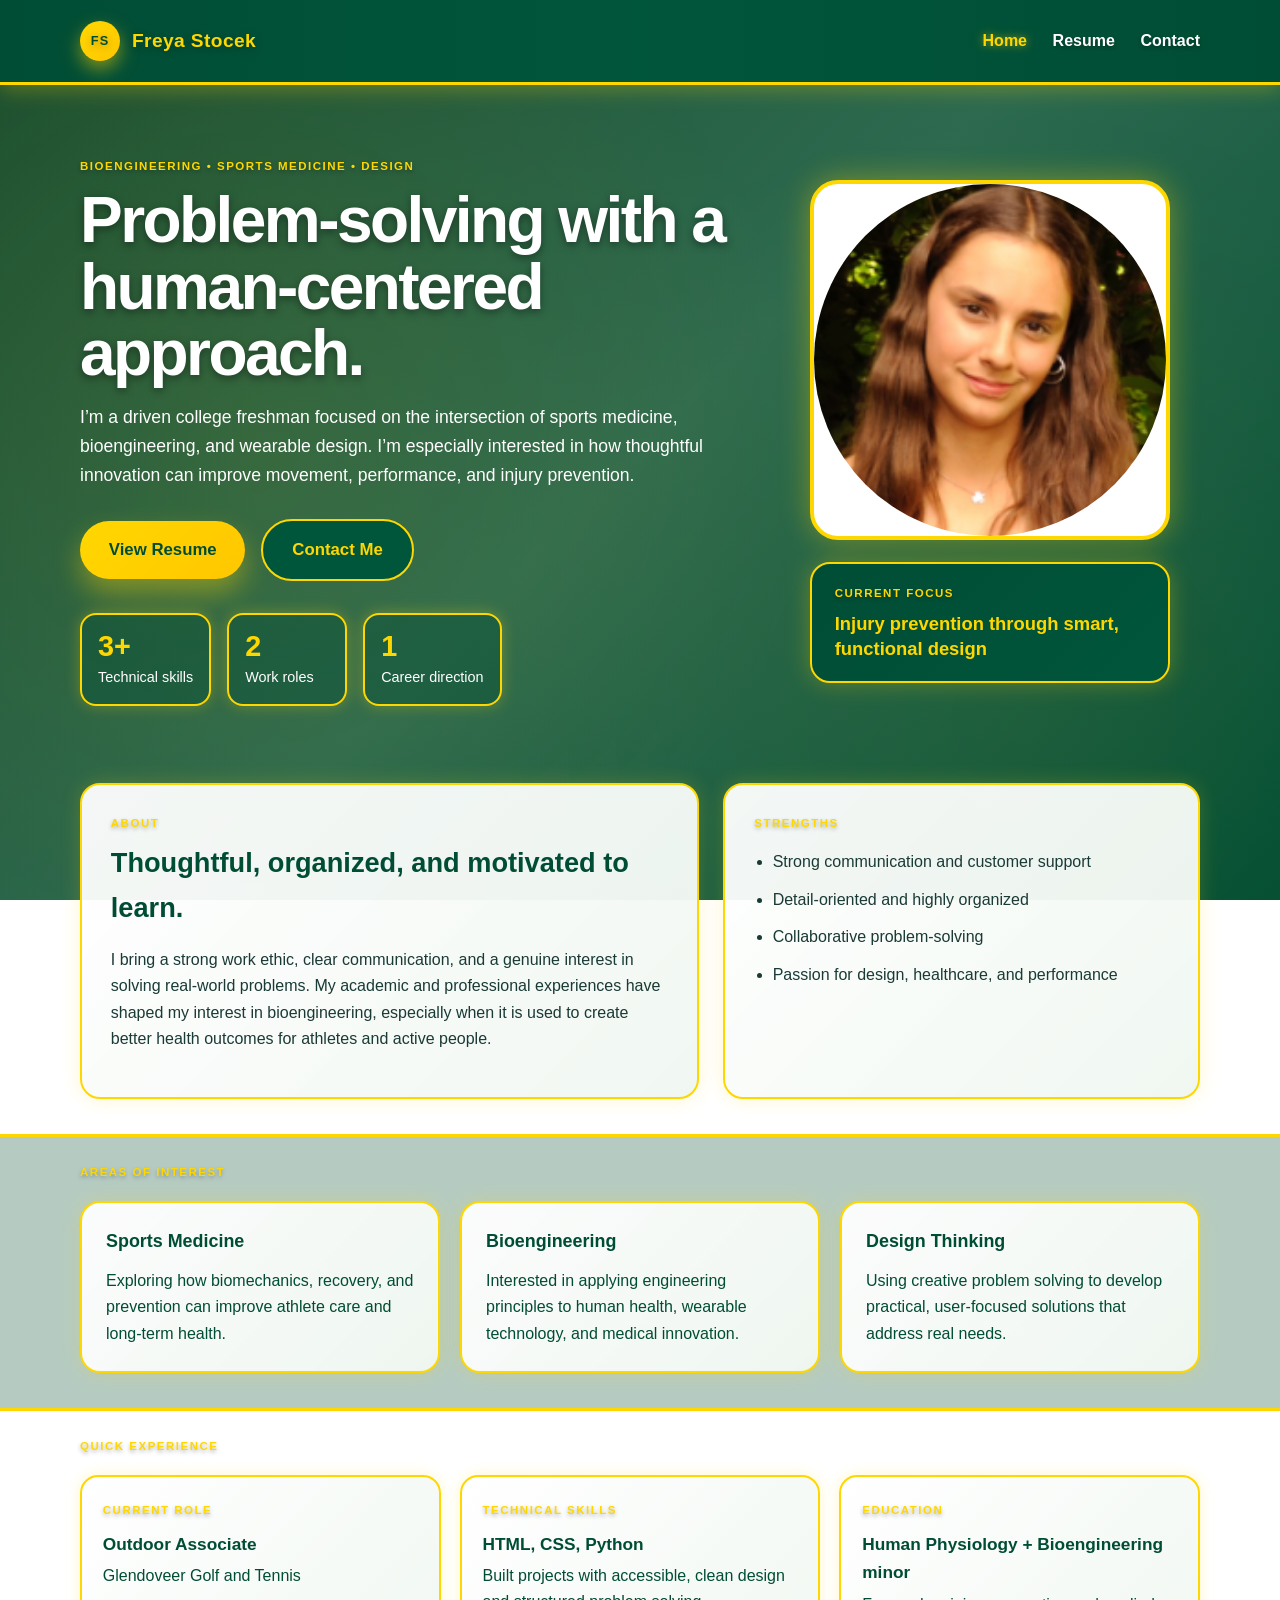
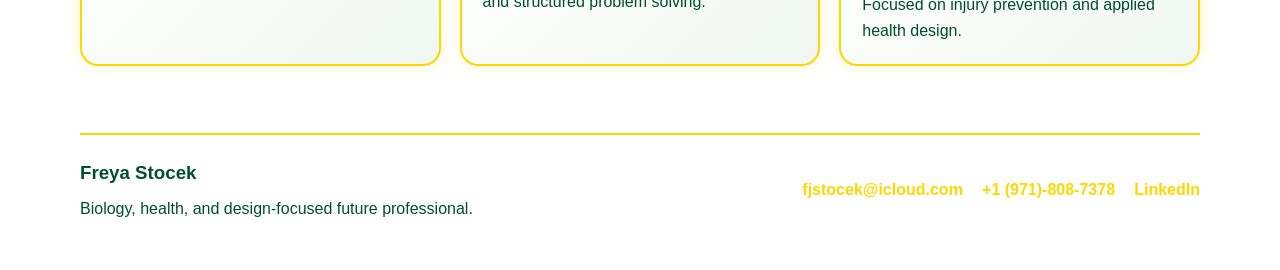
<file: index.html>
<!DOCTYPE html>
<html lang="en">
<head>
  <meta charset="UTF-8">
  <meta name="viewport" content="width=device-width, initial-scale=1.0">
  <title>Freya Stocek | Bioengineering & Sports Medicine</title>
  <link rel="stylesheet" href="styles.css">
</head>
<body class="home-page">
  <header class="site-header">
    <div class="container nav-bar">
      <div class="brand" aria-label="Freya Stocek home">
        <span class="brand-mark">FS</span>
        <span>Freya Stocek</span>
      </div>
      <nav class="main-nav" aria-label="Main navigation">
        <a href="index.html" class="active">Home</a>
        <a href="resume.html">Resume</a>
        <a href="#contact">Contact</a>
      </nav>
    </div>
  </header>

  <main>
    <section class="hero">
      <div class="container hero-grid">
        <div class="hero-copy">
          <p class="eyebrow">Bioengineering • Sports Medicine • Design</p>
          <h1>Problem-solving with a human-centered approach.</h1>
          <p class="lead">
            I’m a driven college freshman focused on the intersection of sports medicine,
            bioengineering, and wearable design. I’m especially interested in how thoughtful
            innovation can improve movement, performance, and injury prevention.
          </p>
          <div class="hero-actions">
            <a class="button primary" href="resume.html">View Resume</a>
            <a class="button secondary" href="#contact">Contact Me</a>
          </div>
          <ul class="mini-stats" aria-label="Key strengths">
            <li><strong>3+</strong><span>Technical skills</span></li>
            <li><strong>2</strong><span>Work roles</span></li>
            <li><strong>1</strong><span>Career direction</span></li>
          </ul>
        </div>

        <div class="hero-panel">
          <img src="profile.svg" alt="Portrait of Freya Stocek" class="profile-photo large">
          <div class="panel-card">
            <p class="panel-label">Current focus</p>
            <h2>Injury prevention through smart, functional design</h2>
          </div>
        </div>
      </div>
    </section>

    <section class="info-section">
      <div class="container two-column">
        <div class="intro-card">
          <p class="section-kicker">About</p>
          <h2>Thoughtful, organized, and motivated to learn.</h2>
          <p>
            I bring a strong work ethic, clear communication, and a genuine interest in solving real-world
            problems. My academic and professional experiences have shaped my interest in bioengineering,
            especially when it is used to create better health outcomes for athletes and active people.
          </p>
        </div>

        <div class="value-card">
          <p class="section-kicker">Strengths</p>
          <ul class="feature-list">
            <li>Strong communication and customer support</li>
            <li>Detail-oriented and highly organized</li>
            <li>Collaborative problem-solving</li>
            <li>Passion for design, healthcare, and performance</li>
          </ul>
        </div>
      </div>
    </section>

    <section class="info-section alt-bg">
      <div class="container">
        <p class="section-kicker">Areas of interest</p>
        <div class="card-grid">
          <article class="info-card">
            <h3>Sports Medicine</h3>
            <p>Exploring how biomechanics, recovery, and prevention can improve athlete care and long-term health.</p>
          </article>
          <article class="info-card">
            <h3>Bioengineering</h3>
            <p>Interested in applying engineering principles to human health, wearable technology, and medical innovation.</p>
          </article>
          <article class="info-card">
            <h3>Design Thinking</h3>
            <p>Using creative problem solving to develop practical, user-focused solutions that address real needs.</p>
          </article>
        </div>
      </div>
    </section>

    <section class="info-section">
      <div class="container">
        <p class="section-kicker">Quick experience</p>
        <div class="experience-strip">
          <div>
            <span class="tag">Current role</span>
            <h3>Outdoor Associate</h3>
            <p>Glendoveer Golf and Tennis</p>
          </div>
          <div>
            <span class="tag">Technical skills</span>
            <h3>HTML, CSS, Python</h3>
            <p>Built projects with accessible, clean design and structured problem solving.</p>
          </div>
          <div>
            <span class="tag">Education</span>
            <h3>Human Physiology + Bioengineering minor</h3>
            <p>Focused on injury prevention and applied health design.</p>
          </div>
        </div>
      </div>
    </section>
  </main>

  <footer id="contact" class="site-footer">
    <div class="container footer-wrap">
      <div>
        <h3>Freya Stocek</h3>
        <p>Biology, health, and design-focused future professional.</p>
      </div>
      <ul class="footer-links">
        <li><a href="mailto:fjstocek@icloud.com">fjstocek@icloud.com</a></li>
        <li><a href="tel:+19718087378">+1 (971)-808-7378</a></li>
        <li><a href="https://www.linkedin.com/in/freya-stocek-b63181377/" target="_blank" rel="noopener">LinkedIn</a></li>
      </ul>
    </div>
  </footer>
</body>
</html>
</file>
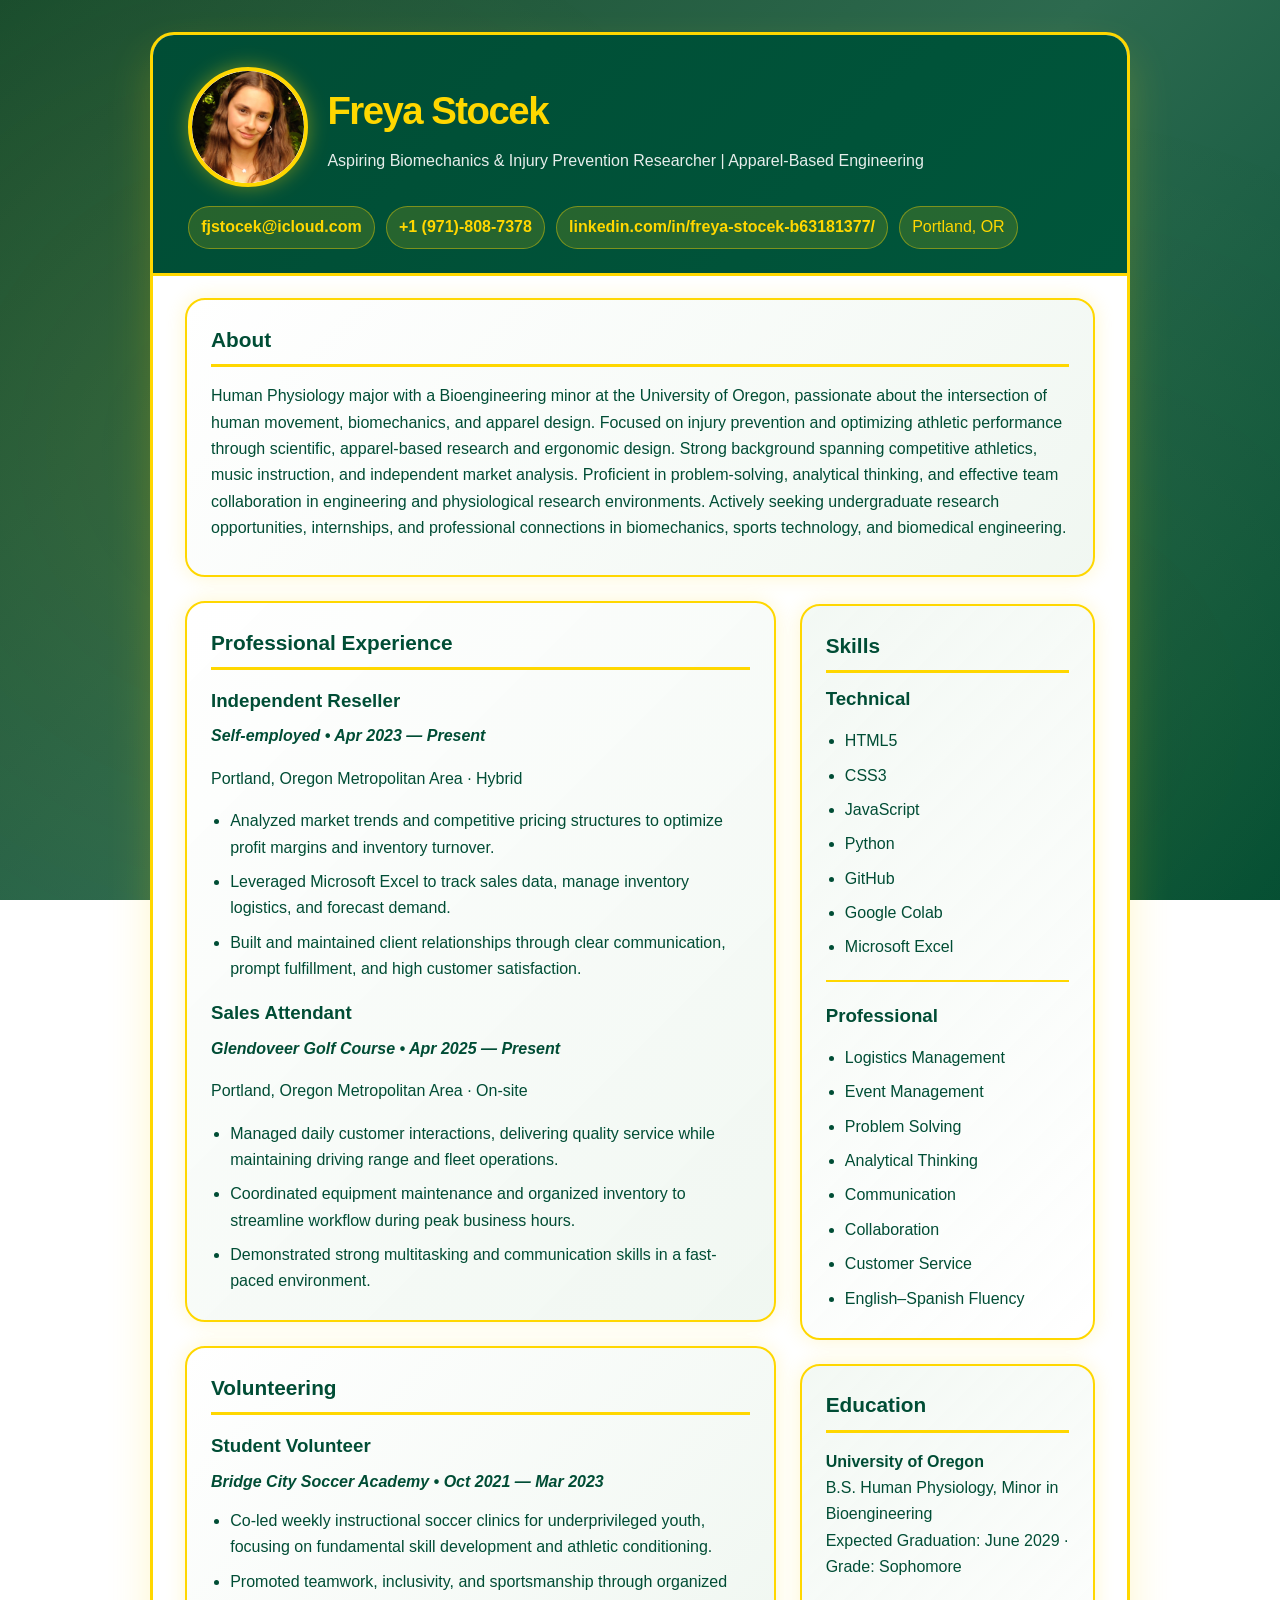
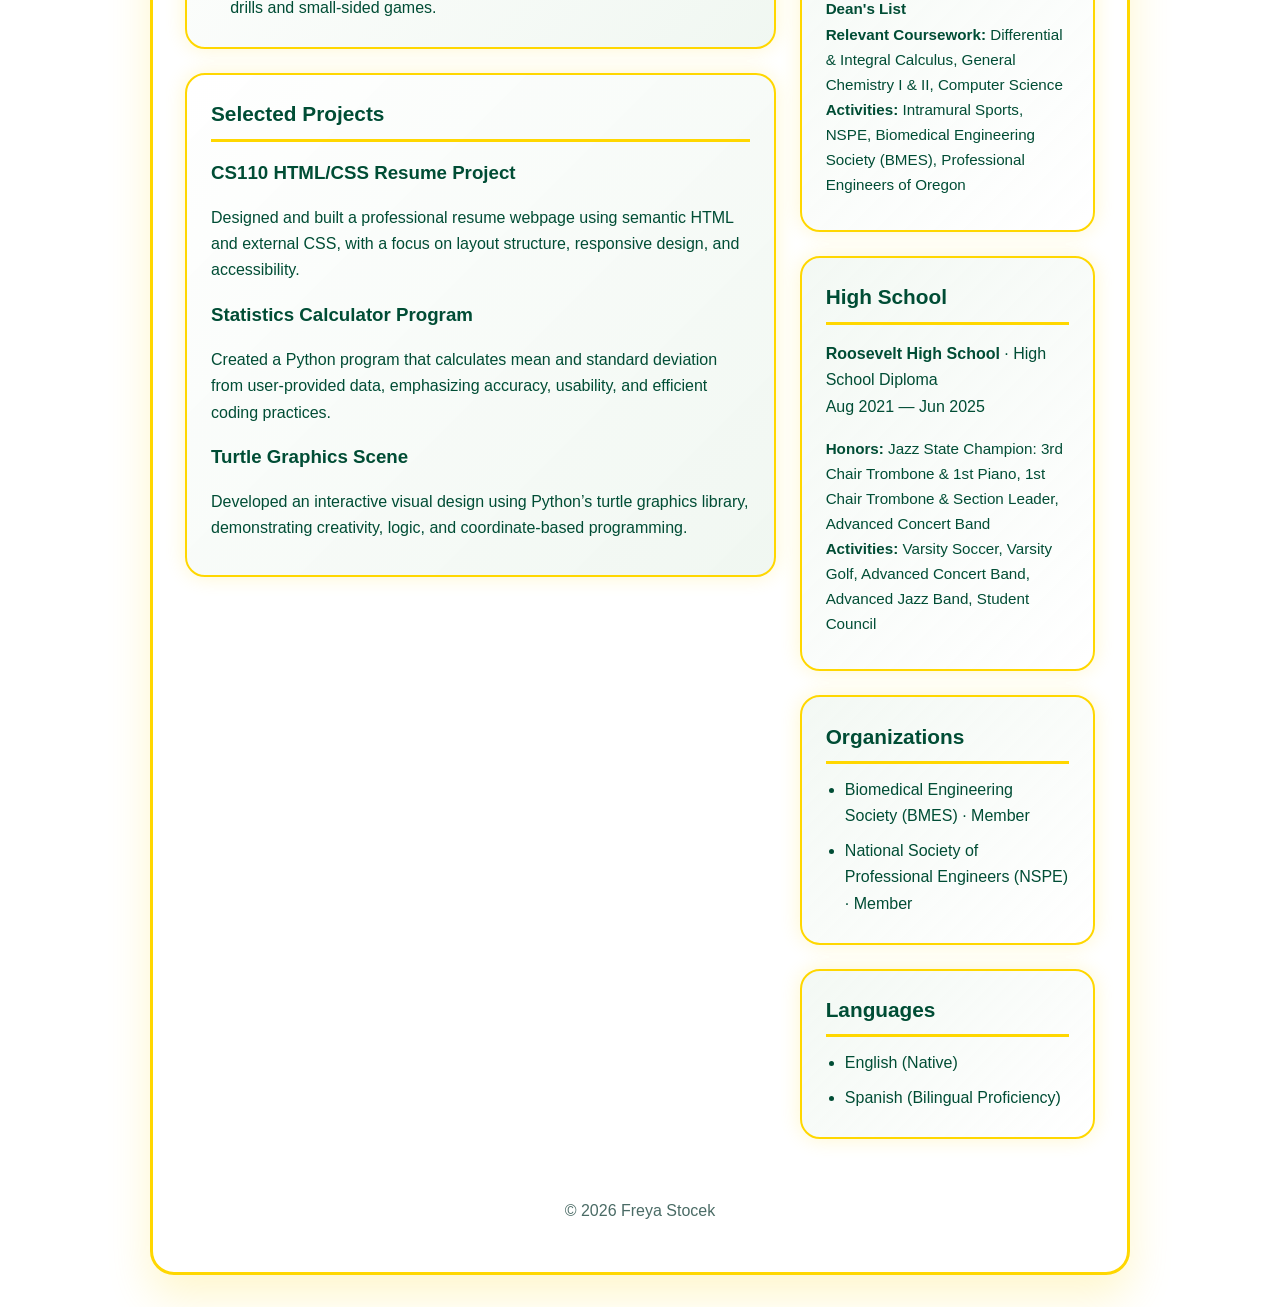
<file: resume.html>
<!DOCTYPE html>
<html lang="en">
<head>
  <meta charset="UTF-8">
  <meta name="viewport" content="width=device-width, initial-scale=1.0">
  <title>Resume | Freya Stocek</title>
  <link rel="stylesheet" href="styles.css">
</head>
<body class="resume-page">
  <div class="resume-shell">
    <header class="resume-header">
      <div class="resume-header-top">
        <img src="profile.svg" alt="Profile photo of Freya Stocek" class="profile-photo">
        <div class="resume-intro">
          <h1>Freya Stocek</h1>
          <p class="title-line">Aspiring Biomechanics & Injury Prevention Researcher | Apparel-Based Engineering</p>
        </div>
      </div>

      <ul class="contact-list">
        <li><a href="mailto:fjstocek@icloud.com">fjstocek@icloud.com</a></li>
        <li><a href="tel:+19718087378">+1 (971)-808-7378</a></li>
        <li><a href="https://www.linkedin.com/in/freya-stocek-b63181377/" target="_blank" rel="noopener">linkedin.com/in/freya-stocek-b63181377/</a></li>
        <li>Portland, OR</li>
      </ul>
    </header>

    <main class="resume-main">
      <section class="resume-section">
        <h2>About</h2>
        <p>
          Human Physiology major with a Bioengineering minor at the University of Oregon, passionate about the intersection of human movement, biomechanics, and apparel design. Focused on injury prevention and optimizing athletic performance through scientific, apparel-based research and ergonomic design. Strong background spanning competitive athletics, music instruction, and independent market analysis. Proficient in problem-solving, analytical thinking, and effective team collaboration in engineering and physiological research environments. Actively seeking undergraduate research opportunities, internships, and professional connections in biomechanics, sports technology, and biomedical engineering.
        </p>
      </section>

      <div class="resume-grid">
        <section>
          <article class="resume-section">
            <h2>Professional Experience</h2>

            <article class="job-block">
              <h3>Independent Reseller</h3>
              <p class="job-meta">Self-employed • Apr 2023 — Present</p>
              <p class="job-location">Portland, Oregon Metropolitan Area · Hybrid</p>
              <ul>
                <li>Analyzed market trends and competitive pricing structures to optimize profit margins and inventory turnover.</li>
                <li>Leveraged Microsoft Excel to track sales data, manage inventory logistics, and forecast demand.</li>
                <li>Built and maintained client relationships through clear communication, prompt fulfillment, and high customer satisfaction.</li>
              </ul>
            </article>

            <article class="job-block">
              <h3>Sales Attendant</h3>
              <p class="job-meta">Glendoveer Golf Course • Apr 2025 — Present</p>
              <p class="job-location">Portland, Oregon Metropolitan Area · On-site</p>
              <ul>
                <li>Managed daily customer interactions, delivering quality service while maintaining driving range and fleet operations.</li>
                <li>Coordinated equipment maintenance and organized inventory to streamline workflow during peak business hours.</li>
                <li>Demonstrated strong multitasking and communication skills in a fast-paced environment.</li>
              </ul>
            </article>
          </article>

          <article class="resume-section">            <h2>Volunteering</h2>
            <article class="job-block">
              <h3>Student Volunteer</h3>
              <p class="job-meta">Bridge City Soccer Academy • Oct 2021 — Mar 2023</p>
              <ul>
                <li>Co-led weekly instructional soccer clinics for underprivileged youth, focusing on fundamental skill development and athletic conditioning.</li>
                <li>Promoted teamwork, inclusivity, and sportsmanship through organized drills and small-sided games.</li>
              </ul>
            </article>
          </article>

          <article class="resume-section">            <h2>Selected Projects</h2>
            <article class="project-block">
              <h3>CS110 HTML/CSS Resume Project</h3>
              <p>Designed and built a professional resume webpage using semantic HTML and external CSS, with a focus on layout structure, responsive design, and accessibility.</p>
            </article>
            <article class="project-block">
              <h3>Statistics Calculator Program</h3>
              <p>Created a Python program that calculates mean and standard deviation from user-provided data, emphasizing accuracy, usability, and efficient coding practices.</p>
            </article>
            <article class="project-block">
              <h3>Turtle Graphics Scene</h3>
              <p>Developed an interactive visual design using Python’s turtle graphics library, demonstrating creativity, logic, and coordinate-based programming.</p>
            </article>
          </article>
        </section>

        <aside class="side-panel">
          <section class="resume-section">
            <h2>Skills</h2>
            <div class="skill-group">
              <h3>Technical</h3>
              <ul>
                <li>HTML5</li>
                <li>CSS3</li>
                <li>JavaScript</li>
                <li>Python</li>
                <li>GitHub</li>
                <li>Google Colab</li>
                <li>Microsoft Excel</li>
              </ul>
            </div>
            <div class="skill-group">
              <h3>Professional</h3>
              <ul>
                <li>Logistics Management</li>
                <li>Event Management</li>
                <li>Problem Solving</li>
                <li>Analytical Thinking</li>
                <li>Communication</li>
                <li>Collaboration</li>
                <li>Customer Service</li>
                <li>English–Spanish Fluency</li>
              </ul>
            </div>
          </section>

          <section class="resume-section">
            <h2>Education</h2>
            <p>
              <strong>University of Oregon</strong><br>
              B.S. Human Physiology, Minor in Bioengineering<br>
              Expected Graduation: June 2029 · Grade: Sophomore
            </p>
            <p style="margin-top: 8px; font-size: 0.95em;">
              <strong>Dean's List</strong><br>
              <strong>Relevant Coursework:</strong> Differential & Integral Calculus, General Chemistry I & II, Computer Science<br>
              <strong>Activities:</strong> Intramural Sports, NSPE, Biomedical Engineering Society (BMES), Professional Engineers of Oregon
            </p>
          </section>

          <section class="resume-section">
            <h2>High School</h2>
            <p>
              <strong>Roosevelt High School</strong> · High School Diploma<br>
              Aug 2021 — Jun 2025
            </p>
            <p style="margin-top: 8px; font-size: 0.95em;">
              <strong>Honors:</strong> Jazz State Champion: 3rd Chair Trombone & 1st Piano, 1st Chair Trombone & Section Leader, Advanced Concert Band<br>
              <strong>Activities:</strong> Varsity Soccer, Varsity Golf, Advanced Concert Band, Advanced Jazz Band, Student Council
            </p>
          </section>

          <section class="resume-section">
            <h2>Organizations</h2>
            <ul class="detail-list">
              <li>Biomedical Engineering Society (BMES) · Member</li>
              <li>National Society of Professional Engineers (NSPE) · Member</li>
            </ul>
          </section>

          <section class="resume-section">
            <h2>Languages</h2>
            <ul class="detail-list">
              <li>English (Native)</li>
              <li>Spanish (Bilingual Proficiency)</li>
            </ul>
          </section>
        </aside>
      </div>
    </main>

    <footer class="resume-footer">
      <p>&copy; 2026 Freya Stocek</p>
    </footer>
  </div>
</body>
</html>
</file>
<file: styles.css>
:root {
  --bg: #1a4d2e;
  --bg-soft: #2d6a4f;
  --panel: #ffffff;
  --panel-soft: #f0f7f1;
  --primary: #00563b;
  --primary-deep: #004d35;
  --primary-soft: #ffd700;
  --accent: #FFD700;
  --text: #1a3a36;
  --muted: #4a6b65;
  --border: rgba(0, 86, 59, 0.2);
  --shadow: 0 8px 30px rgba(255, 215, 0, 0.2);
}

* {
  box-sizing: border-box;
}

html {
  scroll-behavior: smooth;
}

body {
  margin: 0;
  font-family: 'Segoe UI', Tahoma, Geneva, Verdana, sans-serif;
  background: linear-gradient(135deg, #1a4d2e 0%, #2d6a4f 50%, #004d35 100%);
  background-attachment: fixed;
  color: var(--text);
  line-height: 1.65;
  position: relative;
}

body::before {
  content: '';
  position: fixed;
  top: 0;
  left: 0;
  right: 0;
  bottom: 0;
  background-image: 
    radial-gradient(circle at 20% 50%, rgba(255, 215, 0, 0.08) 0%, transparent 50%),
    radial-gradient(circle at 80% 80%, rgba(255, 215, 0, 0.05) 0%, transparent 50%);
  pointer-events: none;
  z-index: -1;
}

img {
  display: block;
  max-width: 100%;
}

a {
  color: #FFD700;
  text-decoration: none;
  font-weight: 600;
}

a:hover {
  text-decoration: underline;
  color: #ffffff;
  text-shadow: 0 0 10px rgba(255, 215, 0, 0.6);
}

.container {
  width: min(1120px, calc(100% - 2rem));
  margin: 0 auto;
}

.site-header {
  background: linear-gradient(90deg, #004d35 0%, #00563b 50%, #004d35 100%);
  border-bottom: 3px solid #FFD700;
  backdrop-filter: blur(8px);
  position: sticky;
  top: 0;
  z-index: 50;
  box-shadow: 0 4px 20px rgba(255, 215, 0, 0.3);
}

.nav-bar {
  display: flex;
  justify-content: space-between;
  align-items: center;
  min-height: 82px;
  gap: 1.25rem;
}

.brand {
  display: inline-flex;
  align-items: center;
  gap: 0.75rem;
  color: #FFD700;
  font-weight: 700;
  letter-spacing: 0.02em;
  font-size: 1.2rem;
  text-shadow: 0 2px 8px rgba(0, 0, 0, 0.3);
}

.brand-mark {
  display: inline-flex;
  align-items: center;
  justify-content: center;
  width: 2.5rem;
  height: 2.5rem;
  border-radius: 50%;
  background: linear-gradient(135deg, #FFD700, #FFC700);
  color: #004d35;
  font-size: 0.8rem;
  letter-spacing: 0.08em;
  box-shadow: 0 8px 18px rgba(255, 215, 0, 0.5);
  font-weight: 800;
}

.main-nav {
  display: flex;
  align-items: center;
  gap: 1.6rem;
  flex-wrap: wrap;
}

.main-nav a {
  color: #ffffff;
  font-weight: 600;
  transition: all 0.2s ease;
  text-shadow: 0 2px 4px rgba(0, 0, 0, 0.3);
}

.main-nav a.active,
.main-nav a:hover {
  color: #FFD700;
  text-shadow: 0 0 8px rgba(255, 215, 0, 0.6);
}

.hero {
  padding: 4.5rem 0 3.2rem;
}

.hero-grid {
  display: grid;
  grid-template-columns: 1.5fr 0.95fr;
  gap: 2.4rem;
  align-items: center;
}

.eyebrow,
.section-kicker,
.panel-label,
.tag {
  margin: 0;
  text-transform: uppercase;
  letter-spacing: 0.13em;
  font-size: 0.72rem;
  font-weight: 800;
  color: #FFD700;
  text-shadow: 0 2px 4px rgba(0, 0, 0, 0.3);
}

.hero h1 {
  margin: 0.7rem 0 1rem;
  font-size: clamp(2.4rem, 5vw, 4.2rem);
  line-height: 1.04;
  letter-spacing: -0.04em;
  color: #ffffff;
  text-shadow: 0 3px 8px rgba(0, 0, 0, 0.4);
}

.lead {
  max-width: 660px;
  margin: 0 0 1.8rem;
  color: #ffffff;
  font-size: 1.1rem;
}

.hero-actions {
  display: flex;
  align-items: center;
  gap: 1rem;
  flex-wrap: wrap;
  margin-bottom: 2rem;
}

.button {
  display: inline-block;
  padding: 0.95rem 1.8rem;
  border-radius: 999px;
  font-weight: 700;
  transition: all 0.3s ease;
  font-size: 1.05rem;
}

.button:hover {
  text-decoration: none;
  transform: translateY(-3px);
}

.button.primary {
  background: linear-gradient(135deg, #FFD700, #FFC700);
  color: #004d35;
  box-shadow: 0 14px 28px rgba(255, 215, 0, 0.4);
  font-weight: 800;
}

.button.primary:hover {
  box-shadow: 0 20px 40px rgba(255, 215, 0, 0.6);
}

.button.secondary {
  background: #00563b;
  border: 2px solid #FFD700;
  color: #FFD700;
  font-weight: 800;
}

.button.secondary:hover {
  background: #00563b;
  box-shadow: 0 0 20px rgba(255, 215, 0, 0.5);
}

.mini-stats {
  list-style: none;
  margin: 0;
  padding: 0;
  display: flex;
  flex-wrap: wrap;
  gap: 1rem;
}

.mini-stats li {
  min-width: 120px;
  padding: 0.9rem 1rem;
  background: rgba(0, 77, 53, 0.4);
  border: 2px solid #FFD700;
  border-radius: 16px;
  box-shadow: 0 0 15px rgba(255, 215, 0, 0.3);
}

.mini-stats strong {
  display: block;
  font-size: 1.8rem;
  line-height: 1.2;
  color: #FFD700;
  font-weight: 800;
}

.mini-stats span {
  color: #ffffff;
  font-size: 0.9rem;
}

.hero-panel {
  display: flex;
  flex-direction: column;
  align-items: center;
  gap: 1.4rem;
}

.profile-photo.large {
  width: min(100%, 360px);
  height: 360px;
  object-fit: cover;
  border-radius: 28px;
  border: 4px solid #FFD700;
  box-shadow: 0 0 30px rgba(255, 215, 0, 0.4);
  background: var(--panel);
}

.panel-card {
  width: min(100%, 360px);
  background: linear-gradient(135deg, #004d35 0%, #00563b 100%);
  border: 2px solid #FFD700;
  border-radius: 20px;
  padding: 1.2rem 1.4rem;
  box-shadow: 0 0 25px rgba(255, 215, 0, 0.3);
}

.panel-card h2 {
  margin: 0.5rem 0 0;
  font-size: 1.15rem;
  line-height: 1.4;
  color: #FFD700;
}

.info-section {
  padding: 1.6rem 0 2.2rem;
}

.alt-bg {
  background: rgba(45, 106, 79, 0.35);
  border-top: 3px solid #FFD700;
  border-bottom: 3px solid #FFD700;
}

.two-column {
  display: grid;
  grid-template-columns: 1.3fr 1fr;
  gap: 1.5rem;
}

.intro-card,
.value-card,
.info-card,
.resume-section,
.side-panel {
  background: linear-gradient(135deg, rgba(255, 255, 255, 0.95), rgba(240, 247, 241, 0.98));
  border: 2px solid #FFD700;
  border-radius: 20px;
  box-shadow: 0 0 20px rgba(255, 215, 0, 0.2);
}

.intro-card,
.value-card {
  padding: 1.8rem;
}

.intro-card h2,
.value-card h2,
.resume-section h2,
.info-card h3,
.experience-strip h3 {
  color: #004d35;
}

.intro-card h2 {
  margin: 0.5rem 0 0.9rem;
  font-size: clamp(1.7rem, 2vw, 2.2rem);
}

.feature-list {
  margin: 1rem 0 0;
  padding-left: 1.15rem;
  color: var(--text);
}

.feature-list li {
  margin-bottom: 0.7rem;
}

.card-grid {
  display: grid;
  grid-template-columns: repeat(3, minmax(0, 1fr));
  gap: 1.25rem;
  margin-top: 1.2rem;
}

.info-card {
  padding: 1.5rem;
}

.info-card h3 {
  margin: 0 0 0.7rem;
  font-size: 1.12rem;
}

.info-card p {
  margin: 0;
  color: #004d35;
  font-weight: 500;
}

.experience-strip {
  display: grid;
  grid-template-columns: repeat(3, minmax(0, 1fr));
  gap: 1.2rem;
  margin-top: 1.2rem;
}

.experience-strip > div {
  background: linear-gradient(135deg, rgba(255, 255, 255, 0.95), rgba(240, 247, 241, 0.95));
  border: 2px solid #FFD700;
  border-radius: 18px;
  padding: 1.2rem 1.3rem;
  box-shadow: 0 0 15px rgba(255, 215, 0, 0.2);
}

.experience-strip h3 {
  margin: 0.45rem 0 0.3rem;
  font-size: 1.08rem;
}

.experience-strip p {
  margin: 0;
  color: #004d35;
}

.site-footer {
  padding: 2rem 0 3rem;
}

.footer-wrap {
  display: flex;
  justify-content: space-between;
  align-items: center;
  gap: 1rem;
  padding-top: 1.45rem;
  border-top: 2px solid #FFD700;
}

.footer-wrap h3 {
  margin: 0 0 0.45rem;
  color: #004d35;
}

.footer-wrap p {
  margin: 0;
  color: #004d35;
}

.footer-links {
  list-style: none;
  margin: 0;
  padding: 0;
  display: flex;
  flex-wrap: wrap;
  gap: 0.8rem 1.2rem;
}

.resume-page {
  background: linear-gradient(135deg, #1a4d2e 0%, #2d6a4f 50%, #004d35 100%);
  background-attachment: fixed;
  color: var(--text);
}

.resume-shell {
  width: min(980px, calc(100% - 2rem));
  margin: 2rem auto;
  background: var(--panel);
  border: 3px solid #FFD700;
  border-radius: 24px;
  box-shadow: 0 22px 44px rgba(255, 215, 0, 0.2);
  overflow: hidden;
}

.resume-header {
  background: linear-gradient(135deg, #004d35 0%, #00563b 100%);
  color: #FFD700;
  padding: 2rem 2.2rem 1.5rem;
  border-bottom: 3px solid #FFD700;
}

.resume-header-top {
  display: flex;
  align-items: center;
  gap: 1.2rem;
  flex-wrap: wrap;
}

.resume-header .profile-photo {
  width: 120px;
  height: 120px;
  border-radius: 50%;
  border: 4px solid #FFD700;
  background: #fff;
  box-shadow: 0 0 20px rgba(255, 215, 0, 0.4);
}

.resume-intro h1 {
  margin: 0;
  font-size: clamp(2.1rem, 3vw, 2.7rem);
  letter-spacing: -0.04em;
  color: #FFD700;
}

.title-line {
  margin: 0.35rem 0 0;
  color: rgba(255, 255, 255, 0.9);
}

.resume-header .contact-list {
  list-style: none;
  padding: 0;
  margin: 1.2rem 0 0;
  display: flex;
  flex-wrap: wrap;
  gap: 0.7rem;
}

.resume-header .contact-list li {
  padding: 0.45rem 0.75rem;
  border-radius: 999px;
  background: rgba(255, 215, 0, 0.15);
  border: 1px solid rgba(255, 215, 0, 0.4);
}

.resume-header .contact-list a {
  color: #FFD700;
  text-decoration: none;
  font-weight: 600;
}

.resume-main {
  padding: 1.4rem 2rem 0;
}

.resume-section {
  padding: 1.4rem 1.5rem 1.1rem;
  margin-bottom: 1.5rem;
}

.resume-section h2 {
  margin: 0 0 0.7rem;
  font-size: 1.3rem;
  border-bottom: 3px solid #FFD700;
  padding-bottom: 0.45rem;
  color: #004d35;
}

.resume-section p,
.resume-section li {
  color: #004d35;
}

.resume-grid {
  display: grid;
  grid-template-columns: minmax(0, 2fr) minmax(280px, 1fr);
  gap: 1.5rem;
}

.job-block,
.project-block {
  margin-top: 1rem;
}

.job-block h3,
.project-block h3,
.skill-group h3 {
  margin: 0 0 0.4rem;
  color: #004d35;
  font-weight: 800;
}

.job-meta {
  margin: 0 0 0.65rem;
  color: #00563b;
  font-weight: 600;
  font-style: italic;
}

.resume-section ul,
.detail-list {
  margin: 0.8rem 0 0;
  padding-left: 1.2rem;
}

.resume-section li,
.detail-list li {
  margin-bottom: 0.5rem;
  color: #004d35;
}

.side-panel {
  padding: 0.2rem 0;
  background: transparent;
  border: none;
  box-shadow: none;
}

.side-panel .resume-section {
  background: linear-gradient(135deg, rgba(240, 247, 241, 0.8), rgba(255, 255, 255, 0.9));
  border: 2px solid #FFD700;
}

.skill-group + .skill-group {
  margin-top: 1.2rem;
  padding-top: 1.2rem;
  border-top: 2px solid #FFD700;
}

.resume-footer {
  padding: 1rem 2rem 2rem;
  text-align: center;
  color: var(--muted);
}

@media (max-width: 860px) {
  .hero-grid,
  .two-column,
  .resume-grid,
  .card-grid,
  .experience-strip {
    grid-template-columns: 1fr;
  }

  .nav-bar,
  .footer-wrap {
    flex-direction: column;
    align-items: flex-start;
  }

  .resume-shell {
    margin: 1rem auto;
  }

  .resume-main,
  .resume-header,
  .resume-footer {
    padding-left: 1rem;
    padding-right: 1rem;
  }
}
</file>
